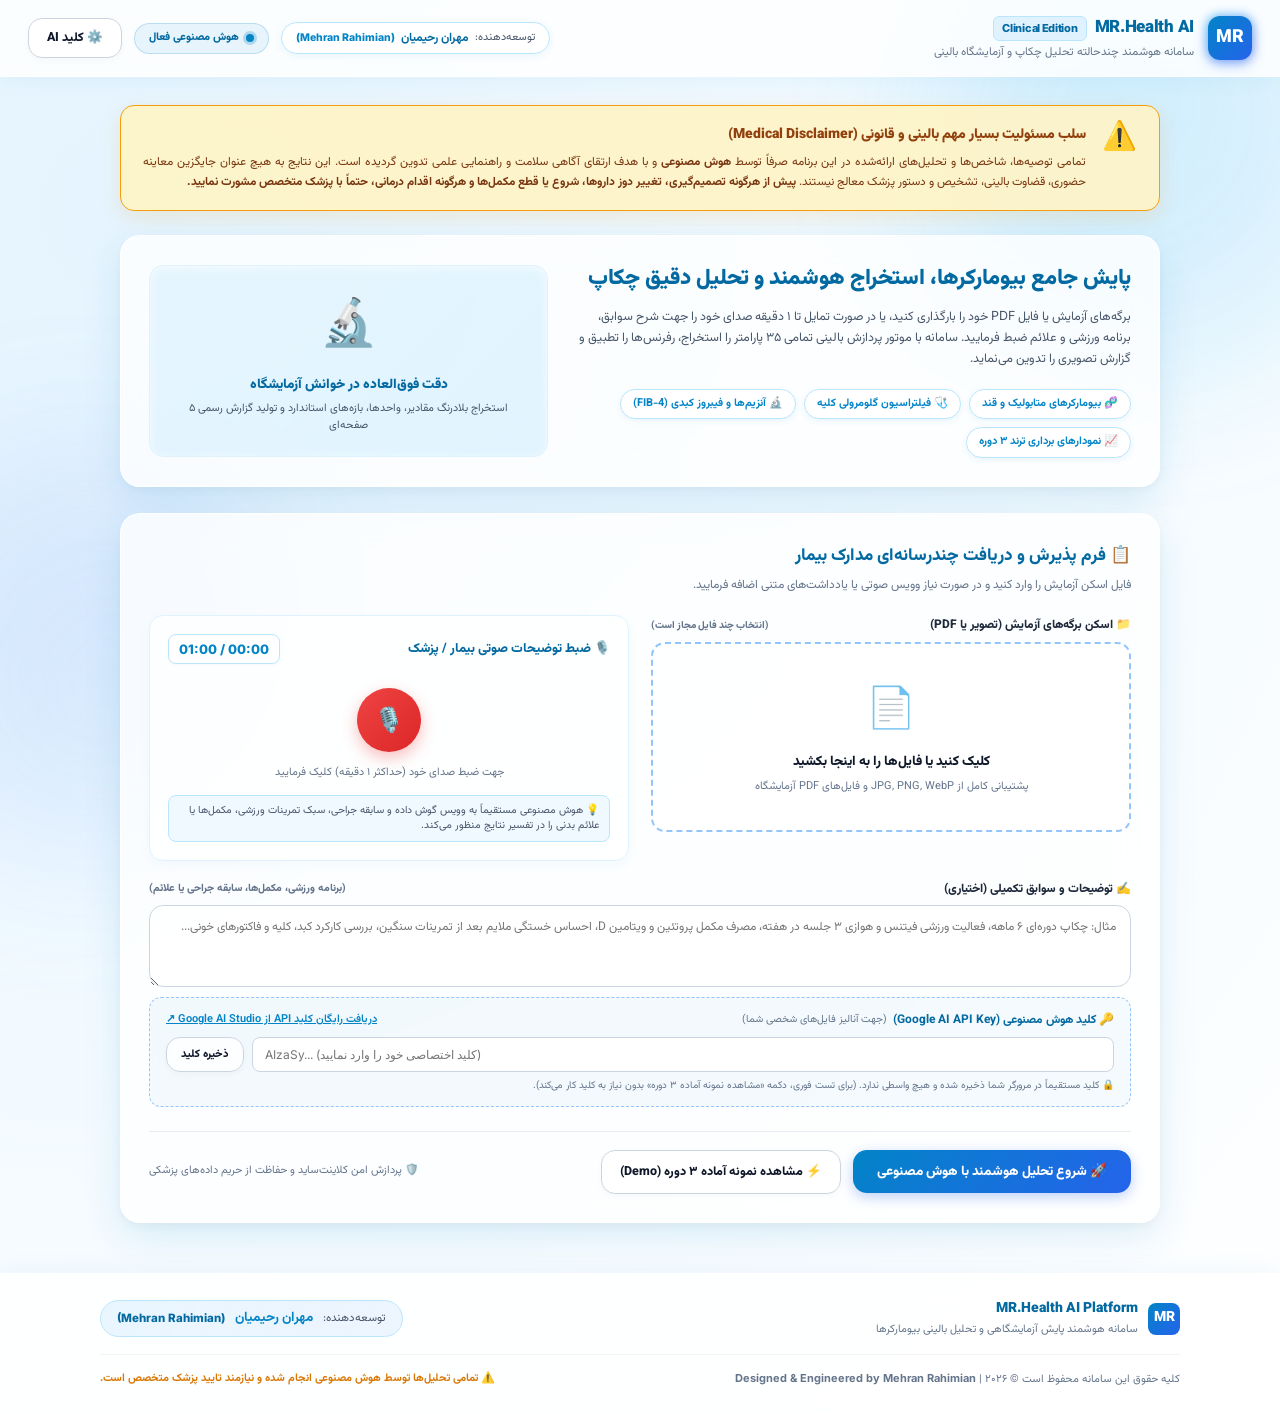
<file: index.html>
<!DOCTYPE html>
<html dir="rtl" lang="fa">
<head>
<meta charset="utf-8">
<meta name="viewport" content="width=device-width, initial-scale=1.0">
<meta name="author" content="Mehran Rahimian">
<title>MR.Health AI — سامانه هوشمند تحلیل آزمایشگاهی و پایش بالینی بیومارکرها</title>

<!-- Fonts -->
<link rel="preconnect" href="https://fonts.googleapis.com">
<link rel="preconnect" href="https://fonts.gstatic.com" crossorigin>
<link href="https://fonts.googleapis.com/css2?family=Vazirmatn:wght@300;400;500;600;700;800;900&family=Inter:wght@400;500;600;700;800;900&display=swap" rel="stylesheet">

<style>
  :root {
    --primary: #0284c7;
    --primary-dark: #0369a1;
    --primary-deep: #075985;
    --primary-light: #e0f2fe;
    --accent: #2563eb;
    --accent-light: #dbeafe;
    --cyan: #06b6d4;
    --cyan-light: #cffafe;
    --success: #10b981;
    --warning: #f59e0b;
    --danger: #ef4444;
    --glass-bg: rgba(255, 255, 255, 0.78);
    --glass-border: rgba(255, 255, 255, 0.85);
    --glass-shadow: 0 14px 38px rgba(2, 132, 199, 0.12), 0 4px 12px rgba(0, 0, 0, 0.04);
    --text: #0f172a;
    --text-muted: #64748b;
    --radius-lg: 20px;
    --radius-md: 14px;
    --radius-sm: 8px;
  }

  * {
    box-sizing: border-box;
    margin: 0;
    padding: 0;
  }

  body {
    font-family: 'Vazirmatn', Tahoma, sans-serif;
    background: radial-gradient(circle at 10% 15%, rgba(224, 242, 254, 0.85) 0%, rgba(240, 249, 255, 0.95) 45%, #ffffff 100%);
    color: var(--text);
    line-height: 1.7;
    direction: rtl;
    text-align: right;
    min-height: 100vh;
    position: relative;
    overflow-x: hidden;
  }

  /* Ambient Floating Orbs */
  .ambient-orb {
    position: fixed;
    border-radius: 50%;
    filter: blur(80px);
    z-index: 0;
    pointer-events: none;
    opacity: 0.6;
    animation: orbFloat 14s ease-in-out infinite alternate;
  }

  .orb-1 {
    width: 450px;
    height: 450px;
    background: linear-gradient(135deg, rgba(56, 189, 248, 0.35), rgba(14, 165, 233, 0.2));
    top: -80px;
    right: -100px;
  }

  .orb-2 {
    width: 400px;
    height: 400px;
    background: linear-gradient(135deg, rgba(37, 99, 235, 0.2), rgba(147, 197, 253, 0.35));
    bottom: 50px;
    left: -120px;
    animation-delay: -6s;
  }

  @keyframes orbFloat {
    0% { transform: translateY(0px) rotate(0deg); }
    100% { transform: translateY(40px) rotate(15deg); }
  }

  .en {
    font-family: 'Inter', sans-serif !important;
    direction: ltr;
    display: inline-block;
    unicode-bidi: isolate;
  }

  /* Glassmorphism Navbar */
  .navbar {
    background: rgba(255, 255, 255, 0.82);
    backdrop-filter: blur(16px);
    -webkit-backdrop-filter: blur(16px);
    border-bottom: 1px solid var(--glass-border);
    padding: 14px 28px;
    display: flex;
    justify-content: space-between;
    align-items: center;
    position: sticky;
    top: 0;
    z-index: 50;
    box-shadow: 0 4px 20px rgba(2, 132, 199, 0.06);
  }

  .brand {
    display: flex;
    align-items: center;
    gap: 14px;
  }

  .brand-logo-container {
    position: relative;
    width: 44px;
    height: 44px;
    background: linear-gradient(135deg, #0284c7 0%, #2563eb 100%);
    border-radius: 12px;
    display: flex;
    align-items: center;
    justify-content: center;
    color: #ffffff;
    font-weight: 900;
    font-size: 18px;
    box-shadow: 0 4px 14px rgba(37, 99, 235, 0.35);
  }

  .brand-logo-container::after {
    content: '';
    position: absolute;
    inset: -2px;
    border-radius: 14px;
    background: linear-gradient(135deg, #38bdf8, #818cf8);
    z-index: -1;
    opacity: 0.6;
    filter: blur(4px);
  }

  .brand-text h1 {
    font-size: 17px;
    font-weight: 900;
    color: #0369a1;
    display: flex;
    align-items: center;
    gap: 8px;
    letter-spacing: -0.3px;
  }

  .brand-text p {
    font-size: 11.5px;
    color: var(--text-muted);
  }

  .nav-badge {
    background: rgba(2, 132, 199, 0.08);
    color: #0369a1;
    border: 1px solid rgba(2, 132, 199, 0.2);
    padding: 5px 14px;
    border-radius: 30px;
    font-size: 11px;
    font-weight: 800;
    display: flex;
    align-items: center;
    gap: 7px;
  }

  .status-dot {
    width: 8px;
    height: 8px;
    background: #0284c7;
    border-radius: 50%;
    box-shadow: 0 0 0 3px rgba(2, 132, 199, 0.25);
    animation: pulse 2s infinite;
  }

  @keyframes pulse {
    0% { transform: scale(0.95); box-shadow: 0 0 0 0 rgba(2, 132, 199, 0.7); }
    70% { transform: scale(1); box-shadow: 0 0 0 8px rgba(2, 132, 199, 0); }
    100% { transform: scale(0.95); box-shadow: 0 0 0 0 rgba(2, 132, 199, 0); }
  }

  .developer-pill {
    background: rgba(255, 255, 255, 0.92);
    border: 1px solid #bae6fd;
    padding: 5px 14px;
    border-radius: 30px;
    display: inline-flex;
    align-items: center;
    gap: 6px;
    box-shadow: 0 2px 8px rgba(2, 132, 199, 0.08);
    transition: all 0.25s ease;
  }

  .developer-pill:hover {
    border-color: #0284c7;
    transform: translateY(-1px);
    box-shadow: 0 4px 12px rgba(2, 132, 199, 0.15);
  }

  /* Main Container */
  .container {
    position: relative;
    z-index: 10;
    max-width: 1080px;
    margin: 28px auto 40px auto;
    padding: 0 20px;
  }

  /* MANDATORY PROMINENT MEDICAL DISCLAIMER BANNER */
  .medical-disclaimer-glass {
    background: rgba(254, 243, 199, 0.92);
    backdrop-filter: blur(14px);
    -webkit-backdrop-filter: blur(14px);
    border: 1.5px solid #f59e0b;
    border-radius: var(--radius-md);
    padding: 18px 22px;
    margin-bottom: 24px;
    box-shadow: 0 6px 20px rgba(245, 158, 11, 0.16);
    display: flex;
    align-items: flex-start;
    gap: 16px;
  }

  .disclaimer-icon {
    font-size: 28px;
    line-height: 1;
    color: #d97706;
  }

  .disclaimer-content {
    flex: 1;
  }

  .disclaimer-title {
    font-size: 14px;
    font-weight: 900;
    color: #92400e;
    margin-bottom: 5px;
    display: flex;
    align-items: center;
    gap: 6px;
  }

  .disclaimer-text {
    font-size: 11.8px;
    color: #78350f;
    line-height: 1.65;
    text-align: justify;
  }

  /* Hero Section */
  .hero-glass {
    background: var(--glass-bg);
    backdrop-filter: blur(20px);
    -webkit-backdrop-filter: blur(20px);
    border: 1px solid var(--glass-border);
    border-radius: var(--radius-lg);
    padding: 28px;
    margin-bottom: 26px;
    box-shadow: var(--glass-shadow);
    display: grid;
    grid-template-columns: 1.4fr 1fr;
    gap: 24px;
    align-items: center;
    position: relative;
    overflow: hidden;
  }

  @media (max-width: 820px) {
    .hero-glass {
      grid-template-columns: 1fr;
    }
  }

  .hero-title {
    font-size: 22px;
    font-weight: 900;
    color: #0369a1;
    line-height: 1.4;
    margin-bottom: 10px;
  }

  .hero-desc {
    font-size: 12.5px;
    color: #475569;
    line-height: 1.7;
    margin-bottom: 18px;
  }

  /* Floating Medical Badges */
  .medical-floating-badges {
    display: flex;
    flex-wrap: wrap;
    gap: 8px;
  }

  .floating-pill {
    background: #ffffff;
    border: 1px solid #bae6fd;
    padding: 5px 12px;
    border-radius: 20px;
    font-size: 11px;
    font-weight: 700;
    color: #0284c7;
    display: inline-flex;
    align-items: center;
    gap: 6px;
    box-shadow: 0 2px 6px rgba(2, 132, 199, 0.08);
    transition: transform 0.2s ease;
  }

  .floating-pill:hover {
    transform: translateY(-2px);
    border-color: #38bdf8;
  }

  /* Hero Graphic Box */
  .hero-visual-card {
    background: linear-gradient(135deg, rgba(224, 242, 254, 0.8) 0%, rgba(186, 230, 253, 0.4) 100%);
    border: 1px solid #e0f2fe;
    border-radius: var(--radius-md);
    padding: 22px;
    display: flex;
    flex-direction: column;
    align-items: center;
    justify-content: center;
    text-align: center;
    box-shadow: inset 0 2px 8px rgba(255, 255, 255, 0.6);
  }

  .hero-visual-icon {
    font-size: 46px;
    margin-bottom: 8px;
    animation: floatIcon 3.5s ease-in-out infinite alternate;
  }

  @keyframes floatIcon {
    0% { transform: translateY(0px) scale(1); }
    100% { transform: translateY(-7px) scale(1.05); }
  }

  /* Intake Glass Card */
  .intake-card {
    background: var(--glass-bg);
    backdrop-filter: blur(20px);
    -webkit-backdrop-filter: blur(20px);
    border: 1px solid var(--glass-border);
    border-radius: var(--radius-lg);
    padding: 28px;
    box-shadow: var(--glass-shadow);
    margin-bottom: 26px;
  }

  .section-heading {
    font-size: 17px;
    font-weight: 800;
    color: #0369a1;
    margin-bottom: 4px;
    display: flex;
    align-items: center;
    gap: 8px;
  }

  .section-subheading {
    font-size: 12px;
    color: var(--text-muted);
    margin-bottom: 20px;
  }

  /* Grid 2 Col */
  .intake-grid {
    display: grid;
    grid-template-columns: 1fr 1fr;
    gap: 22px;
  }

  @media (max-width: 768px) {
    .intake-grid {
      grid-template-columns: 1fr;
    }
  }

  /* Glass Dropzone */
  .dropzone {
    background: rgba(255, 255, 255, 0.7);
    border: 2px dashed #93c5fd;
    border-radius: var(--radius-md);
    padding: 26px 16px;
    text-align: center;
    cursor: pointer;
    transition: all 0.25s ease;
    display: flex;
    flex-direction: column;
    align-items: center;
    justify-content: center;
    min-height: 190px;
  }

  .dropzone:hover, .dropzone.dragover {
    border-color: #0284c7;
    background: rgba(240, 249, 255, 0.9);
    transform: translateY(-2px);
  }

  .dropzone-icon {
    font-size: 40px;
    margin-bottom: 6px;
  }

  .dropzone-title {
    font-size: 13.5px;
    font-weight: 800;
    color: #0f172a;
  }

  .dropzone-desc {
    font-size: 11px;
    color: #64748b;
    margin-top: 4px;
  }

  /* Voice Card */
  .voice-card {
    background: rgba(255, 255, 255, 0.7);
    border: 1px solid #e0f2fe;
    border-radius: var(--radius-md);
    padding: 18px;
    display: flex;
    flex-direction: column;
    justify-content: space-between;
    box-shadow: 0 4px 12px rgba(2, 132, 199, 0.04);
  }

  .voice-header {
    display: flex;
    justify-content: space-between;
    align-items: center;
    margin-bottom: 12px;
  }

  .voice-title {
    font-size: 13px;
    font-weight: 800;
    color: #0369a1;
    display: flex;
    align-items: center;
    gap: 6px;
  }

  .voice-timer {
    font-family: 'Inter', sans-serif;
    font-size: 13px;
    font-weight: 800;
    color: #0284c7;
    background: #ffffff;
    padding: 3px 10px;
    border-radius: 8px;
    border: 1px solid #bae6fd;
    box-shadow: 0 1px 3px rgba(0,0,0,0.03);
  }

  .voice-controls {
    display: flex;
    flex-direction: column;
    align-items: center;
    gap: 12px;
    padding: 12px 0;
  }

  .record-btn {
    width: 64px;
    height: 64px;
    border-radius: 50%;
    background: linear-gradient(135deg, #ef4444 0%, #dc2626 100%);
    color: #ffffff;
    border: none;
    font-size: 24px;
    cursor: pointer;
    display: flex;
    align-items: center;
    justify-content: center;
    box-shadow: 0 6px 16px rgba(239, 68, 68, 0.35);
    transition: all 0.25s ease;
  }

  .record-btn:hover {
    transform: scale(1.05);
    filter: brightness(1.1);
  }

  .record-btn.recording {
    background: #0f172a;
    animation: recordPulse 1.2s infinite;
  }

  @keyframes recordPulse {
    0% { box-shadow: 0 0 0 0 rgba(239, 68, 68, 0.7); }
    70% { box-shadow: 0 0 0 16px rgba(239, 68, 68, 0); }
    100% { box-shadow: 0 0 0 0 rgba(239, 68, 68, 0); }
  }

  .voice-hint {
    font-size: 11px;
    color: #64748b;
    text-align: center;
  }

  .audio-preview {
    width: 100%;
    margin-top: 8px;
    display: none;
  }

  /* Notes & Inputs */
  .form-group {
    margin-top: 18px;
  }

  .form-label {
    font-size: 12px;
    font-weight: 800;
    color: #1e293b;
    margin-bottom: 6px;
    display: flex;
    justify-content: space-between;
    align-items: center;
  }

  .form-textarea {
    width: 100%;
    height: 82px;
    padding: 12px 14px;
    background: rgba(255, 255, 255, 0.75);
    border: 1px solid #cbd5e1;
    border-radius: var(--radius-md);
    font-family: inherit;
    font-size: 12px;
    resize: vertical;
    transition: all 0.2s;
  }

  .form-textarea:focus {
    outline: none;
    border-color: #0284c7;
    background: #ffffff;
    box-shadow: 0 0 0 3px rgba(2, 132, 199, 0.15);
  }

  /* Buttons */
  .btn {
    padding: 9px 18px;
    border-radius: var(--radius-md);
    font-family: inherit;
    font-size: 12.5px;
    font-weight: 800;
    cursor: pointer;
    border: none;
    transition: all 0.25s ease;
    display: inline-flex;
    align-items: center;
    gap: 7px;
    text-decoration: none;
  }

  .btn-primary {
    background: linear-gradient(135deg, #0284c7 0%, #2563eb 100%);
    color: #ffffff;
    box-shadow: 0 4px 14px rgba(37, 99, 235, 0.3);
  }

  .btn-primary:hover {
    transform: translateY(-2px);
    box-shadow: 0 6px 18px rgba(37, 99, 235, 0.4);
  }

  .btn-secondary {
    background: rgba(255, 255, 255, 0.85);
    color: #0f172a;
    border: 1px solid #cbd5e1;
    box-shadow: 0 2px 6px rgba(0, 0, 0, 0.03);
  }

  .btn-secondary:hover {
    background: #ffffff;
    border-color: #94a3b8;
    transform: translateY(-1px);
  }

  .intake-actions {
    margin-top: 24px;
    display: flex;
    justify-content: space-between;
    align-items: center;
    border-top: 1px solid rgba(226, 232, 240, 0.8);
    padding-top: 18px;
    flex-wrap: wrap;
    gap: 12px;
  }

  /* File list */
  .file-list {
    margin-top: 12px;
    display: flex;
    flex-direction: column;
    gap: 6px;
    width: 100%;
  }

  .file-item {
    background: #ffffff;
    border: 1px solid #e2e8f0;
    border-radius: 8px;
    padding: 6px 12px;
    display: flex;
    justify-content: space-between;
    align-items: center;
    font-size: 11px;
  }

  .file-name {
    font-weight: 700;
    color: #334155;
    direction: ltr;
    text-align: left;
    overflow: hidden;
    text-overflow: ellipsis;
    white-space: nowrap;
    max-width: 220px;
  }

  .file-remove {
    color: #ef4444;
    cursor: pointer;
    font-weight: 900;
    padding: 0 4px;
  }

  /* Progress Overlay */
  .progress-overlay {
    display: none;
    background: rgba(255, 255, 255, 0.94);
    backdrop-filter: blur(20px);
    border: 1px solid var(--glass-border);
    border-radius: var(--radius-lg);
    padding: 36px 24px;
    text-align: center;
    margin-bottom: 24px;
    box-shadow: var(--glass-shadow);
  }

  .spinner {
    width: 52px;
    height: 52px;
    border: 4px solid #e0f2fe;
    border-top-color: #0284c7;
    border-radius: 50%;
    animation: spin 1s linear infinite;
    margin: 0 auto 16px auto;
  }

  @keyframes spin {
    to { transform: rotate(360deg); }
  }

  .progress-steps {
    display: flex;
    flex-direction: column;
    gap: 10px;
    max-width: 440px;
    margin: 18px auto 0 auto;
    text-align: right;
    font-size: 12.5px;
  }

  .step-item {
    display: flex;
    align-items: center;
    gap: 8px;
    color: var(--text-muted);
  }

  .step-item.active {
    color: #0284c7;
    font-weight: 800;
  }

  .step-item.done {
    color: var(--success);
  }

  /* Results Section */
  #results-container {
    display: none;
  }

  .results-topbar {
    background: linear-gradient(135deg, #0369a1 0%, #075985 100%);
    color: #ffffff;
    border-radius: var(--radius-md) var(--radius-md) 0 0;
    padding: 14px 20px;
    display: flex;
    justify-content: space-between;
    align-items: center;
    flex-wrap: wrap;
    gap: 10px;
  }

  .results-frame {
    width: 100%;
    height: 940px;
    border: 1px solid #bae6fd;
    border-top: none;
    border-radius: 0 0 var(--radius-md) var(--radius-md);
    background: #ffffff;
    box-shadow: var(--glass-shadow);
  }

  /* Glassy Footer */
  .glass-footer {
    background: rgba(255, 255, 255, 0.82);
    backdrop-filter: blur(20px);
    -webkit-backdrop-filter: blur(20px);
    border-top: 1px solid rgba(255, 255, 255, 0.85);
    padding: 24px 20px;
    margin-top: 50px;
    box-shadow: 0 -4px 20px rgba(2, 132, 199, 0.05);
    position: relative;
    z-index: 10;
  }

  .footer-inner {
    max-width: 1080px;
    margin: 0 auto;
    display: flex;
    flex-direction: column;
    gap: 14px;
  }

  .footer-top {
    display: flex;
    justify-content: space-between;
    align-items: center;
    flex-wrap: wrap;
    gap: 16px;
    border-bottom: 1px solid #f1f5f9;
    padding-bottom: 14px;
  }

  .footer-brand {
    display: flex;
    align-items: center;
    gap: 10px;
  }

  .brand-logo-small {
    width: 32px;
    height: 32px;
    background: linear-gradient(135deg, #0284c7 0%, #2563eb 100%);
    color: #ffffff;
    border-radius: 8px;
    display: flex;
    align-items: center;
    justify-content: center;
    font-weight: 900;
    font-size: 14px;
  }

  .footer-dev-badge {
    background: linear-gradient(135deg, rgba(224, 242, 254, 0.7) 0%, rgba(219, 234, 254, 0.5) 100%);
    border: 1px solid #bae6fd;
    border-radius: 30px;
    padding: 6px 16px;
    display: flex;
    align-items: center;
    gap: 6px;
  }

  .footer-bottom {
    display: flex;
    justify-content: space-between;
    align-items: center;
    flex-wrap: wrap;
    gap: 10px;
    font-size: 11px;
    color: #64748b;
  }
</style>
</head>
<body>

  <div class="ambient-orb orb-1"></div>
  <div class="ambient-orb orb-2"></div>

  <!-- Navbar -->
  <header class="navbar">
    <div class="brand">
      <div class="brand-logo-container">MR</div>
      <div class="brand-text">
        <h1>MR.Health AI <span class="en" style="font-size:11px; font-weight:800; background:#e0f2fe; color:#0369a1; padding:2px 8px; border-radius:6px; border:1px solid #bae6fd;">Clinical Edition</span></h1>
        <p>سامانه هوشمند چندحالته تحلیل چکاپ و آزمایشگاه بالینی</p>
      </div>
    </div>
    <div style="display:flex; align-items:center; gap:12px; flex-wrap:wrap;">
      <div class="developer-pill">
        <span style="font-size:11px; color:#475569;">توسعه‌دهنده:</span>
        <strong style="color:#0369a1; font-size:12px;">مهران رحیمیان</strong>
        <span class="en" style="font-size:10.5px; color:#0284c7; font-weight:800;">(Mehran Rahimian)</span>
      </div>
      <div class="nav-badge">
        <span class="status-dot"></span>
        <span>هوش مصنوعی فعال</span>
      </div>
      <button class="btn btn-secondary" onclick="toggleSettingsModal()">⚙️ کلید AI</button>
    </div>
  </header>

  <main class="container">

    <!-- ⚠️ MANDATORY PROMINENT MEDICAL DISCLAIMER BANNER -->
    <div class="medical-disclaimer-glass">
      <div class="disclaimer-icon">⚠️</div>
      <div class="disclaimer-content">
        <div class="disclaimer-title">سلب مسئولیت بسیار مهم بالینی و قانونی (Medical Disclaimer)</div>
        <div class="disclaimer-text">
          تمامی توصیه‌ها، شاخص‌ها و تحلیل‌های ارائه‌شده در این برنامه صرفاً توسط <strong>هوش مصنوعی</strong> و با هدف ارتقای آگاهی سلامت و راهنمایی علمی تدوین گردیده است. این نتایج به هیچ عنوان جایگزین معاینه حضوری، قضاوت بالینی، تشخیص و دستور پزشک معالج نیستند. <strong>پیش از هرگونه تصمیم‌گیری، تغییر دوز داروها، شروع یا قطع مکمل‌ها و هرگونه اقدام درمانی، حتماً با پزشک متخصص مشورت نمایید.</strong>
        </div>
      </div>
    </div>

    <!-- Hero Glass Card -->
    <section class="hero-glass">
      <div>
        <h2 class="hero-title">پایش جامع بیومارکرها، استخراج هوشمند و تحلیل دقیق چکاپ</h2>
        <p class="hero-desc">
          برگه‌های آزمایش یا فایل <span class="en">PDF</span> خود را بارگذاری کنید، یا در صورت تمایل تا ۱ دقیقه صدای خود را جهت شرح سوابق، برنامه ورزشی و علائم ضبط فرمایید. سامانه با موتور پردازش بالینی تمامی ۳۵ پارامتر را استخراج، رفرنس‌ها را تطبیق و گزارش تصویری را تدوین می‌نماید.
        </p>
        <div class="medical-floating-badges">
          <span class="floating-pill">🧬 بیومارکرهای متابولیک و قند</span>
          <span class="floating-pill">🩺 فیلتراسیون گلومرولی کلیه</span>
          <span class="floating-pill">🔬 آنزیم‌ها و فیبروز کبدی (FIB-4)</span>
          <span class="floating-pill">📈 نمودارهای برداری ترند ۳ دوره</span>
        </div>
      </div>
      <div class="hero-visual-card">
        <div class="hero-visual-icon">🔬</div>
        <div style="font-size:13.5px; font-weight:900; color:#0369a1; margin-bottom:4px;">دقت فوق‌العاده در خوانش آزمایشگاه</div>
        <div style="font-size:11px; color:#475569; line-height:1.5;">استخراج بلادرنگ مقادیر، واحدها، بازه‌های استاندارد و تولید گزارش رسمی ۵ صفحه‌ای</div>
      </div>
    </section>

    <!-- Intake Card -->
    <section class="intake-card" id="intake-section">
      <div class="section-heading">
        <span>📋 فرم پذیرش و دریافت چندرسانه‌ای مدارک بیمار</span>
      </div>
      <div class="section-subheading">
        فایل اسکن آزمایش را وارد کنید و در صورت نیاز وویس صوتی یا یادداشت‌های متنی اضافه فرمایید.
      </div>

      <div class="intake-grid">
        <!-- 1. Upload Scans -->
        <div>
          <div class="form-label">
            <span>📁 اسکن برگه‌های آزمایش (تصویر یا PDF)</span>
            <span style="font-size:10px; color:#64748b;">(انتخاب چند فایل مجاز است)</span>
          </div>
          <div class="dropzone" id="dropzone" onclick="document.getElementById('file-input').click()">
            <div class="dropzone-icon">📄</div>
            <div class="dropzone-title">کلیک کنید یا فایل‌ها را به اینجا بکشید</div>
            <div class="dropzone-desc">پشتیبانی کامل از JPG, PNG, WebP و فایل‌های PDF آزمایشگاه</div>
            <input type="file" id="file-input" multiple accept="image/*,application/pdf" style="display:none;" onchange="handleFileSelect(event)">
          </div>
          <div class="file-list" id="file-list"></div>
        </div>

        <!-- 2. Voice Recorder (1 Min Limit) -->
        <div class="voice-card">
          <div class="voice-header">
            <div class="voice-title">🎙️ ضبط توضیحات صوتی بیمار / پزشک</div>
            <div class="voice-timer" id="voice-timer">00:00 / 01:00</div>
          </div>
          <div class="voice-controls">
            <button class="record-btn" id="record-btn" onclick="toggleRecording()" title="شروع یا توقف ضبط وویس">🎙️</button>
            <div class="voice-hint" id="voice-hint">جهت ضبط صدای خود (حداکثر ۱ دقیقه) کلیک فرمایید</div>
            <audio id="audio-player" class="audio-preview" controls></audio>
            <div id="voice-actions" style="display:none; gap:8px;">
              <button class="btn btn-secondary" style="font-size:10.5px; padding:4px 10px;" onclick="resetVoice()">🗑️ حذف و ضبط دوباره</button>
            </div>
          </div>
          <div style="font-size:10.5px; color:#475569; background:#f0f9ff; border:1px solid #bae6fd; padding:7px 10px; border-radius:8px; line-height:1.45;">
            💡 هوش مصنوعی مستقیماً به وویس گوش داده و سابقه جراحی، سبک تمرینات ورزشی، مکمل‌ها یا علائم بدنی را در تفسیر نتایج منظور می‌کند.
          </div>
        </div>
      </div>

      <!-- Notes Textarea -->
      <div class="form-group">
        <label class="form-label" for="notes-input">
          <span>✍️ توضیحات و سوابق تکمیلی (اختیاری)</span>
          <span style="font-size:10.5px; color:#64748b;">(برنامه ورزشی، مکمل‌ها، سابقه جراحی یا علائم)</span>
        </label>
        <textarea id="notes-input" class="form-textarea" placeholder="مثال: چکاپ دوره‌ای ۶ ماهه، فعالیت ورزشی فیتنس و هوازی ۳ جلسه در هفته، مصرف مکمل پروتئین و ویتامین D، احساس خستگی ملایم بعد از تمرینات سنگین، بررسی کارکرد کبد، کلیه و فاکتورهای خونی..."></textarea>
      </div>

      <!-- AI API Key Box -->
      <div class="api-key-box" style="background:rgba(2,132,199,0.04); border:1px dashed #93c5fd; border-radius:12px; padding:12px 16px; margin-bottom:14px;">
        <div style="display:flex; align-items:center; justify-content:space-between; flex-wrap:wrap; gap:8px; margin-bottom:6px;">
          <label for="intake-api-key" style="font-size:12px; font-weight:700; color:#0369a1; display:flex; align-items:center; gap:6px;">
            <span>🔑 کلید هوش مصنوعی (Google AI API Key)</span>
            <span style="font-size:10.5px; font-weight:normal; color:#64748b;">(جهت آنالیز فایل‌های شخصی شما)</span>
          </label>
          <a href="https://aistudio.google.com/app/apikey" target="_blank" style="font-size:11px; color:#0284c7; text-decoration:underline; font-weight:600;">دریافت رایگان کلید API از Google AI Studio ↗</a>
        </div>
        <div style="display:flex; gap:8px;">
          <input type="password" id="intake-api-key" class="en" placeholder="AIzaSy... (کلید اختصاصی خود را وارد نمایید)" style="flex:1; padding:9px 12px; border:1px solid #cbd5e1; border-radius:8px; font-size:12px;" oninput="syncApiKeyFromInput(this.value)">
          <button class="btn btn-secondary" style="font-size:11px; padding:8px 14px;" onclick="syncApiKeyFromInput(document.getElementById('intake-api-key').value)">ذخیره کلید</button>
        </div>
        <div style="font-size:10px; color:#64748b; margin-top:5px;">
          🔒 کلید مستقیماً در مرورگر شما ذخیره شده و هیچ واسطی ندارد. (برای تست فوری، دکمه «مشاهده نمونه آماده ۳ دوره» بدون نیاز به کلید کار می‌کند).
        </div>
      </div>

      <!-- Action Buttons Bar -->
      <div class="intake-actions">
        <div style="display:flex; gap:12px; align-items:center; flex-wrap:wrap;">
          <button class="btn btn-primary" style="font-size:13.5px; padding:11px 24px;" id="submit-btn" onclick="startAnalysis()">
            🚀 شروع تحلیل هوشمند با هوش مصنوعی
          </button>
          <button class="btn btn-secondary" style="font-size:12.5px; padding:11px 18px;" onclick="loadDemoData()">
            ⚡ مشاهده نمونه آماده ۳ دوره (Demo)
          </button>
        </div>
        <div style="font-size:11px; color:#64748b;">
          🛡️ پردازش امن کلاینت‌ساید و حفاظت از حریم داده‌های پزشکی
        </div>
      </div>
    </section>

    <!-- Progress Overlay -->
    <div class="progress-overlay" id="progress-overlay">
      <div class="spinner"></div>
      <h3 style="font-size:16px; font-weight:800; color:#0f172a; margin-bottom:6px;">درحال تحلیل چندحالته چکاپ با هوش مصنوعی...</h3>
      <p style="font-size:12px; color:#64748b;">لطفاً شکیبا باشید؛ اسناد و وویس صوتی توسط موتور هوش مصنوعی پزشکی پردازش می‌شوند.</p>
      
      <div class="progress-steps">
        <div class="step-item active" id="step-1">⏳ ۱. آماده‌سازی مدارک و استریم وویس صوتی</div>
        <div class="step-item" id="step-2">🤖 ۲. پردازش چندرسانه‌ای توسط موتور هوش مصنوعی بالینی</div>
        <div class="step-item" id="step-3">📊 ۳. ارزیابی ۳۵ بیومارکر، انطباق رفرنس‌ها و ترسیم ترندها</div>
        <div class="step-item" id="step-4">📑 ۴. تدوین وب‌اپلیکیشن تعاملی و نسخه رسمی ۵ صفحه‌ای PDF</div>
      </div>
    </div>

    <!-- Results Section -->
    <section id="results-container">
      <div class="results-topbar">
        <div style="display:flex; align-items:center; gap:10px;">
          <span style="font-size:13px; font-weight:900;">📋 گزارش و داشبورد تعاملی نهایی چکاپ</span>
          <span id="result-status-tag" style="background:rgba(255,255,255,0.18); color:#fff; border:1px solid rgba(255,255,255,0.3); padding:3px 10px; border-radius:20px; font-size:11px; font-weight:700;">آماده بهره‌برداری</span>
        </div>
        <div style="display:flex; gap:8px;">
          <button class="btn btn-primary" style="background:#ffffff; color:#0369a1; box-shadow:none;" id="pdf-download-btn" onclick="downloadCurrentPDF()">
            📥 دانلود گزارش رسمی PDF (۵ صفحه)
          </button>
          <button class="btn btn-secondary" style="background:rgba(255,255,255,0.15); color:#fff; border-color:rgba(255,255,255,0.25);" onclick="resetToIntake()">
            🔄 تحلیل آزمایش جدید
          </button>
        </div>
      </div>
      <iframe id="results-iframe" class="results-frame" src="about:blank"></iframe>
    </section>

  </main>

  <!-- Glassy Footer with Developer Credits -->
  <footer class="glass-footer">
    <div class="footer-inner">
      <div class="footer-top">
        <div class="footer-brand">
          <div class="brand-logo-small">MR</div>
          <div>
            <div style="font-size:14px; font-weight:900; color:#0369a1;">MR.Health AI Platform</div>
            <div style="font-size:11px; color:#64748b;">سامانه هوشمند پایش آزمایشگاهی و تحلیل بالینی بیومارکرها</div>
          </div>
        </div>
        <div class="footer-dev-badge">
          <span style="font-size:11.5px; color:#475569;">توسعه‌دهنده:</span>
          <strong style="font-size:13.5px; color:#0284c7; margin:0 4px;">مهران رحیمیان</strong>
          <span class="en" style="font-size:11.5px; color:#0369a1; font-weight:800;">(Mehran Rahimian)</span>
        </div>
      </div>
      <div class="footer-bottom">
        <div>
          کلیه حقوق این سامانه محفوظ است © ۲۰۲۶ | <span class="en" style="font-weight:700;">Designed & Engineered by Mehran Rahimian</span>
        </div>
        <div style="color:#d97706; font-weight:700;">
          ⚠️ تمامی تحلیل‌ها توسط هوش مصنوعی انجام شده و نیازمند تایید پزشک متخصص است.
        </div>
      </div>
    </div>
  </footer>

  <!-- Settings Modal for AI Key -->
  <div id="settings-modal" style="display:none; position:fixed; top:0; left:0; width:100%; height:100%; background:rgba(15,23,42,0.6); backdrop-filter:blur(6px); z-index:100; align-items:center; justify-content:center;">
    <div style="background:#ffffff; border-radius:18px; padding:26px; max-width:480px; width:92%; box-shadow:0 25px 50px -12px rgba(0,0,0,0.25); text-align:right;">
      <h3 style="font-size:15.5px; font-weight:900; color:#0369a1; margin-bottom:8px;">🔑 تنظیم کلید اختصاصی هوش مصنوعی (Google AI Key)</h3>
      <p style="font-size:11.5px; color:#64748b; line-height:1.6; margin-bottom:14px;">
        جهت انجام تحلیل زنده بر روی مدارک شخصی، کلید اختصاصی سرویس هوش مصنوعی خود را وارد نمایید. این کلید مستقیماً در حافظه محلی مرورگر شما ذخیره شده و هیچ‌گونه وابستگی به سرور واسط ندارد. (در صورت خالی گذاشتن، حالت پرونده نمونه آزمایشی ۳ دوره فعال خواهد بود).
      </p>
      <input type="password" id="api-key-input" class="en" style="width:100%; padding:10px 14px; border:1px solid #cbd5e1; border-radius:10px; font-size:12px; margin-bottom:14px;" placeholder="AIzaSy...">
      <div style="display:flex; justify-content:flex-end; gap:8px;">
        <button class="btn btn-secondary" onclick="toggleSettingsModal()">بستن</button>
        <button class="btn btn-primary" onclick="saveApiKey()">ذخیره کلید</button>
      </div>
    </div>
  </div>

  <!-- Load standalone clean app.js -->
  <script src="app.js"></script>
</body>
</html>
</file>
